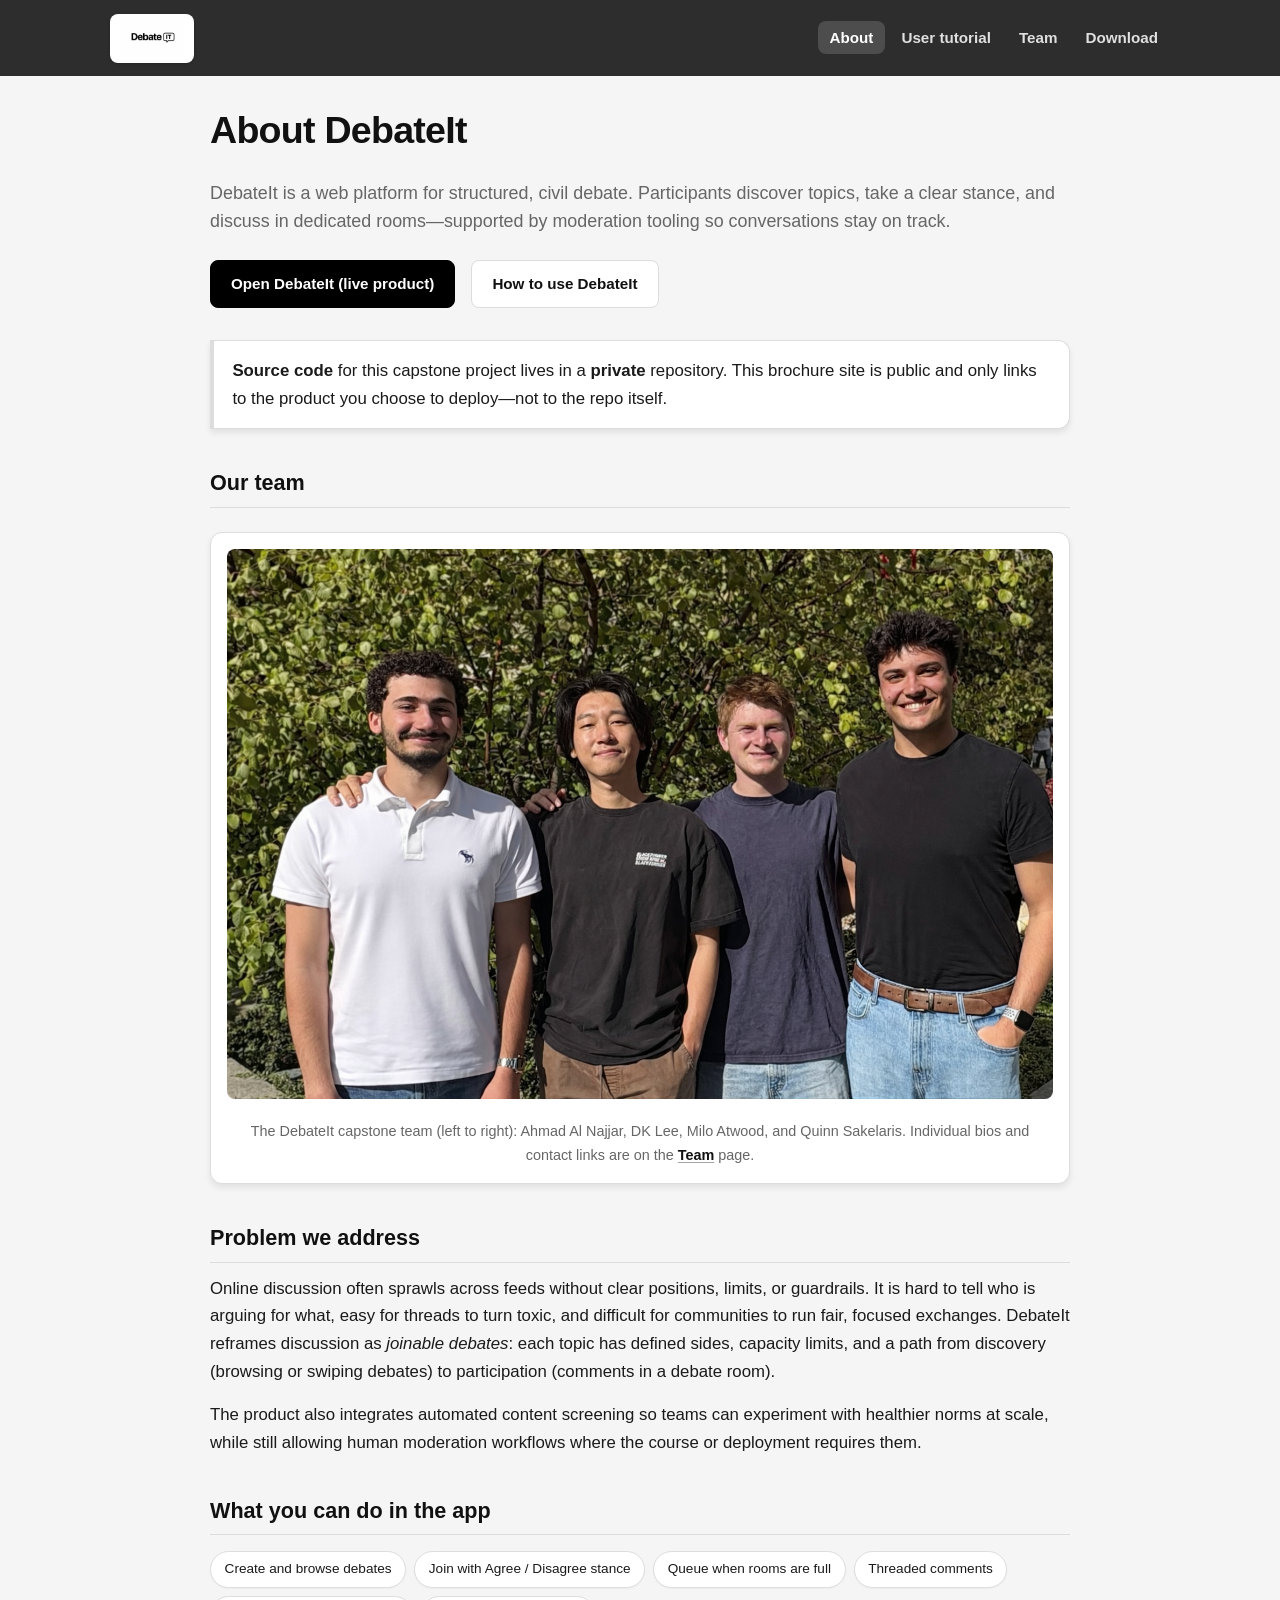
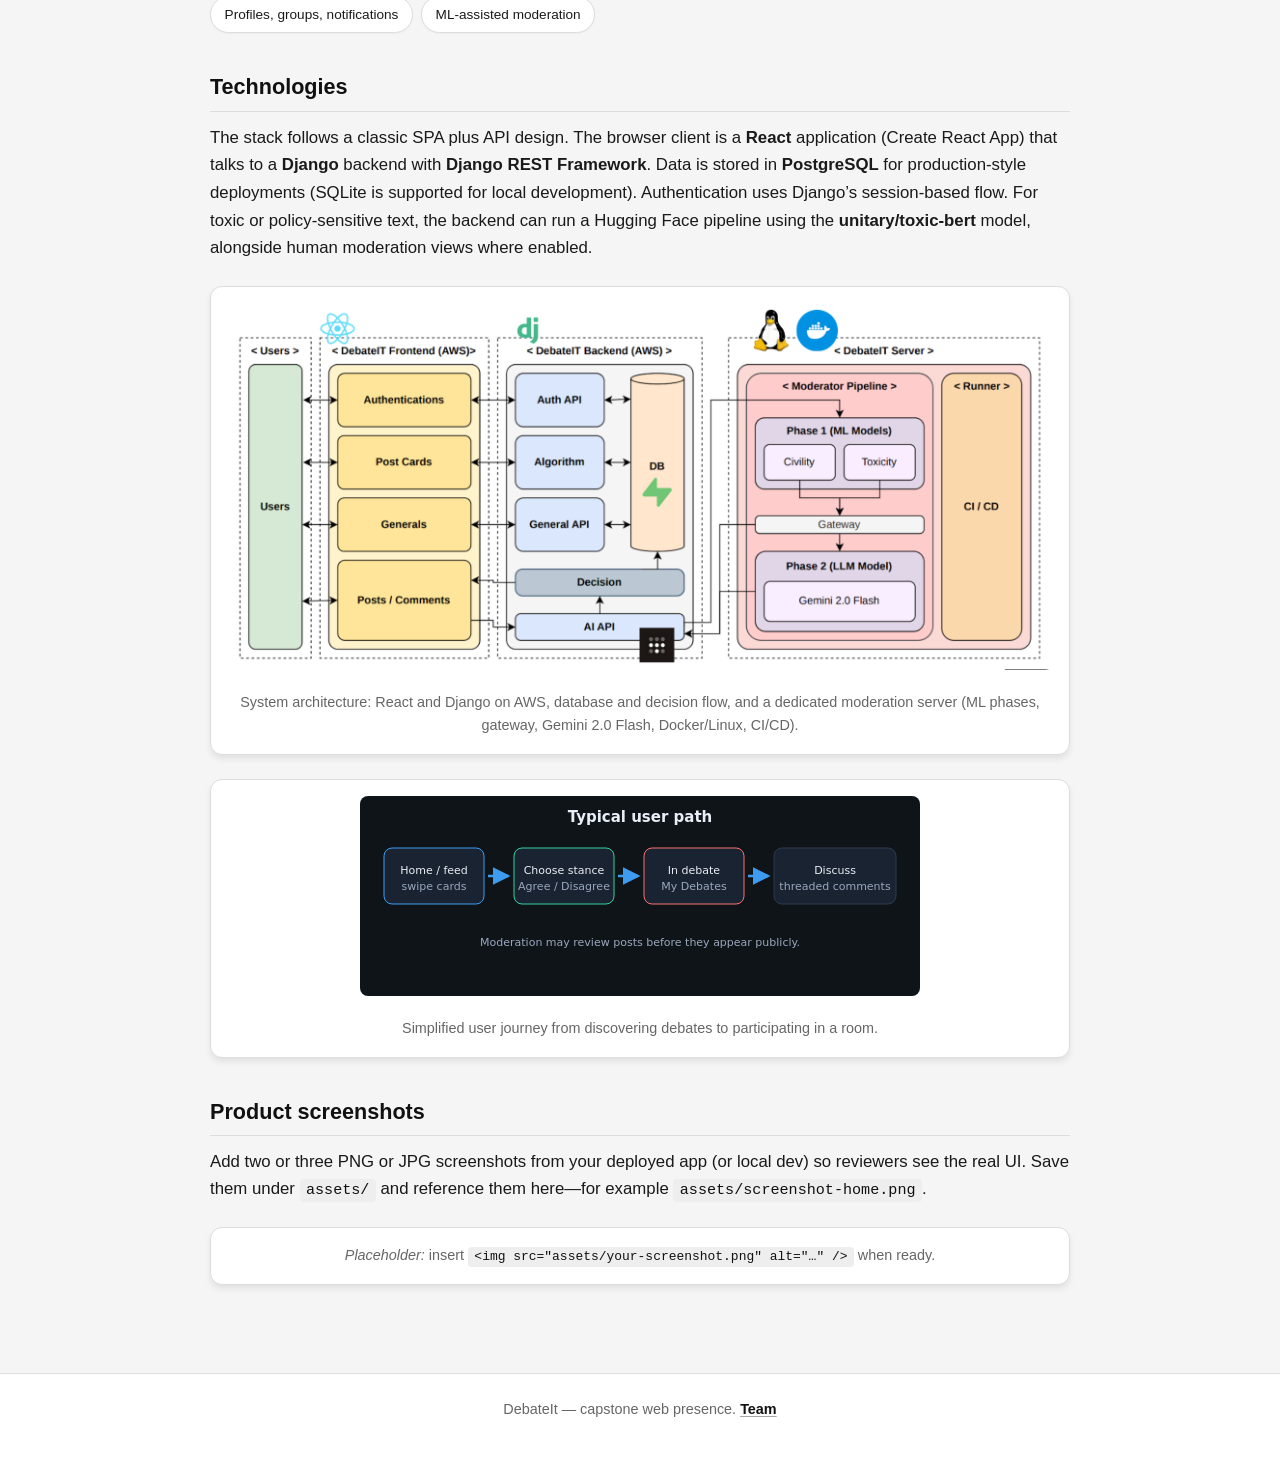
<file: index.html>
<!DOCTYPE html>
<html lang="en">
  <head>
    <meta charset="utf-8" />
    <meta name="viewport" content="width=device-width, initial-scale=1" />
    <title>About — DebateIt</title>
    <link rel="stylesheet" href="styles.css" />
  </head>
  <body>
    <header class="site-header">
      <div class="site-header__inner">
        <a class="logo" href="index.html"><img src="assets/logo.jpg" alt="Debate It — home" width="160" height="40" /></a>
        <nav aria-label="Main">
          <ul>
            <li><a href="index.html" aria-current="page">About</a></li>
            <li><a href="tutorial.html">User tutorial</a></li>
            <li><a href="team.html">Team</a></li>
            <li><a href="download.html">Download</a></li>
          </ul>
        </nav>
      </div>
    </header>

    <main>
      <h1>About DebateIt</h1>
      <p class="lead">
        DebateIt is a web platform for structured, civil debate. Participants discover topics, take a clear stance, and discuss in dedicated rooms—supported by moderation tooling so conversations stay on track.
      </p>

      <div class="cta-row">
        <!-- Replace href with your deployed product (private repo is fine; this is just the public app URL). -->
        <a class="btn btn--primary" href="https://debateit.xyz">Open DebateIt (live product)</a>
        <a class="btn" href="tutorial.html">How to use DebateIt</a>
      </div>

      <div class="callout">
        <p>
          <strong>Source code</strong> for this capstone project lives in a <strong>private</strong> repository. This brochure site is public and only links to the product you choose to deploy—not to the repo itself.
        </p>
      </div>

      <h2>Our team</h2>
      <figure class="figure">
        <img
          src="assets/pictureOfus.png"
          alt="Group photo of the four DebateIt capstone team members standing outdoors in front of green trees"
        />
        <figcaption class="caption">
          The DebateIt capstone team (left to right): Ahmad Al Najjar, DK Lee, Milo Atwood, and Quinn Sakelaris. Individual bios and contact links are on the <a href="team.html">Team</a> page.
        </figcaption>
      </figure>

      <h2>Problem we address</h2>
      <p>
        Online discussion often sprawls across feeds without clear positions, limits, or guardrails. It is hard to tell who is arguing for what, easy for threads to turn toxic, and difficult for communities to run fair, focused exchanges. DebateIt reframes discussion as <em>joinable debates</em>: each topic has defined sides, capacity limits, and a path from discovery (browsing or swiping debates) to participation (comments in a debate room).
      </p>
      <p>
        The product also integrates automated content screening so teams can experiment with healthier norms at scale, while still allowing human moderation workflows where the course or deployment requires them.
      </p>

      <h2>What you can do in the app</h2>
      <ul class="tag-list" aria-label="Feature highlights">
        <li>Create and browse debates</li>
        <li>Join with Agree / Disagree stance</li>
        <li>Queue when rooms are full</li>
        <li>Threaded comments</li>
        <li>Profiles, groups, notifications</li>
        <li>ML-assisted moderation</li>
      </ul>

      <h2>Technologies</h2>
      <p>
        The stack follows a classic SPA plus API design. The browser client is a <strong>React</strong> application (Create React App) that talks to a <strong>Django</strong> backend with <strong>Django REST Framework</strong>. Data is stored in <strong>PostgreSQL</strong> for production-style deployments (SQLite is supported for local development). Authentication uses Django’s session-based flow. For toxic or policy-sensitive text, the backend can run a Hugging Face pipeline using the <strong>unitary/toxic-bert</strong> model, alongside human moderation views where enabled.
      </p>

      <figure class="figure">
        <img
          src="assets/architecture.png"
          alt="DebateIT architecture: users to React frontend on AWS (auth, post cards, general UI, posts and comments), Django backend on AWS (Auth API, algorithm, General API, database, decision layer, AI API), and DebateIT moderation server on Linux/Docker with ML civility and toxicity, gateway, Gemini 2.0 Flash, plus CI/CD runner"
        />
        <figcaption class="caption">
          System architecture: React and Django on AWS, database and decision flow, and a dedicated moderation server (ML phases, gateway, Gemini 2.0 Flash, Docker/Linux, CI/CD).
        </figcaption>
      </figure>

      <figure class="figure">
        <img src="assets/ux-flow.svg" width="560" height="200" alt="Diagram: flow from home feed through stance to debate discussion" />
        <figcaption class="caption">Simplified user journey from discovering debates to participating in a room.</figcaption>
      </figure>

      <h2>Product screenshots</h2>
      <p>
        Add two or three PNG or JPG screenshots from your deployed app (or local dev) so reviewers see the real UI. Save them under <code>assets/</code> and reference them here—for example <code>assets/screenshot-home.png</code>.
      </p>
      <figure class="figure">
        <p class="caption" style="margin: 0">
          <em>Placeholder:</em> insert <code>&lt;img src="assets/your-screenshot.png" alt="…" /&gt;</code> when ready.
        </p>
      </figure>
    </main>

    <footer class="site-footer">
      <p>DebateIt — capstone web presence. <a href="team.html">Team</a></p>
    </footer>
  </body>
</html>
</file>
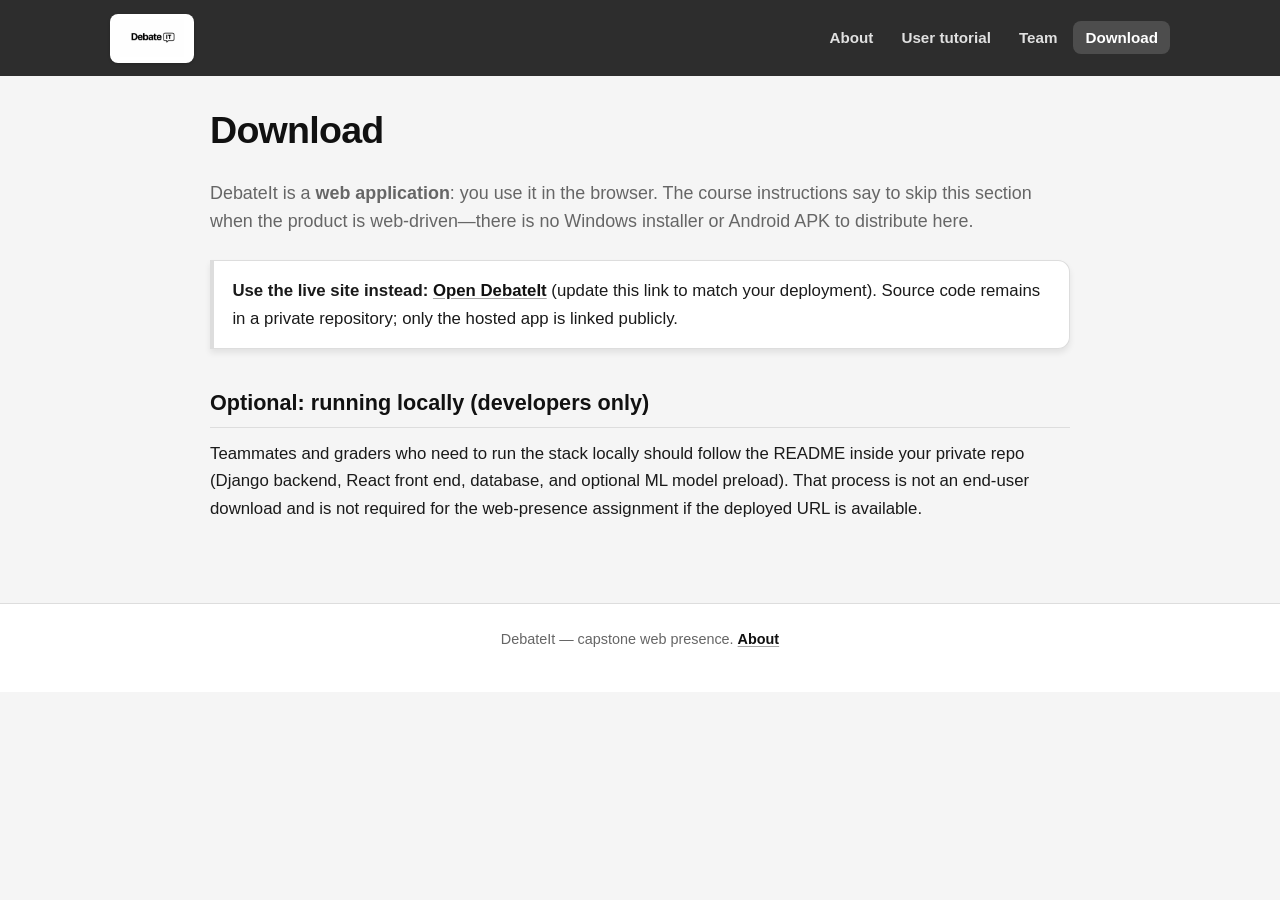
<file: download.html>
<!DOCTYPE html>
<html lang="en">
  <head>
    <meta charset="utf-8" />
    <meta name="viewport" content="width=device-width, initial-scale=1" />
    <title>Download — DebateIt</title>
    <link rel="stylesheet" href="styles.css" />
  </head>
  <body>
    <header class="site-header">
      <div class="site-header__inner">
        <a class="logo" href="index.html"><img src="assets/logo.jpg" alt="Debate It — home" width="160" height="40" /></a>
        <nav aria-label="Main">
          <ul>
            <li><a href="index.html">About</a></li>
            <li><a href="tutorial.html">User tutorial</a></li>
            <li><a href="team.html">Team</a></li>
            <li><a href="download.html" aria-current="page">Download</a></li>
          </ul>
        </nav>
      </div>
    </header>

    <main>
      <h1>Download</h1>
      <p class="lead">
        DebateIt is a <strong>web application</strong>: you use it in the browser. The course instructions say to skip this section when the product is web-driven—there is no Windows installer or Android APK to distribute here.
      </p>

      <div class="callout">
        <p>
          <strong>Use the live site instead:</strong>
          <a href="https://debateit.xyz">Open DebateIt</a>
          (update this link to match your deployment). Source code remains in a private repository; only the hosted app is linked publicly.
        </p>
      </div>

      <h2>Optional: running locally (developers only)</h2>
      <p>
        Teammates and graders who need to run the stack locally should follow the README inside your private repo (Django backend, React front end, database, and optional ML model preload). That process is not an end-user download and is not required for the web-presence assignment if the deployed URL is available.
      </p>
    </main>

    <footer class="site-footer">
      <p>DebateIt — capstone web presence. <a href="index.html">About</a></p>
    </footer>
  </body>
</html>
</file>
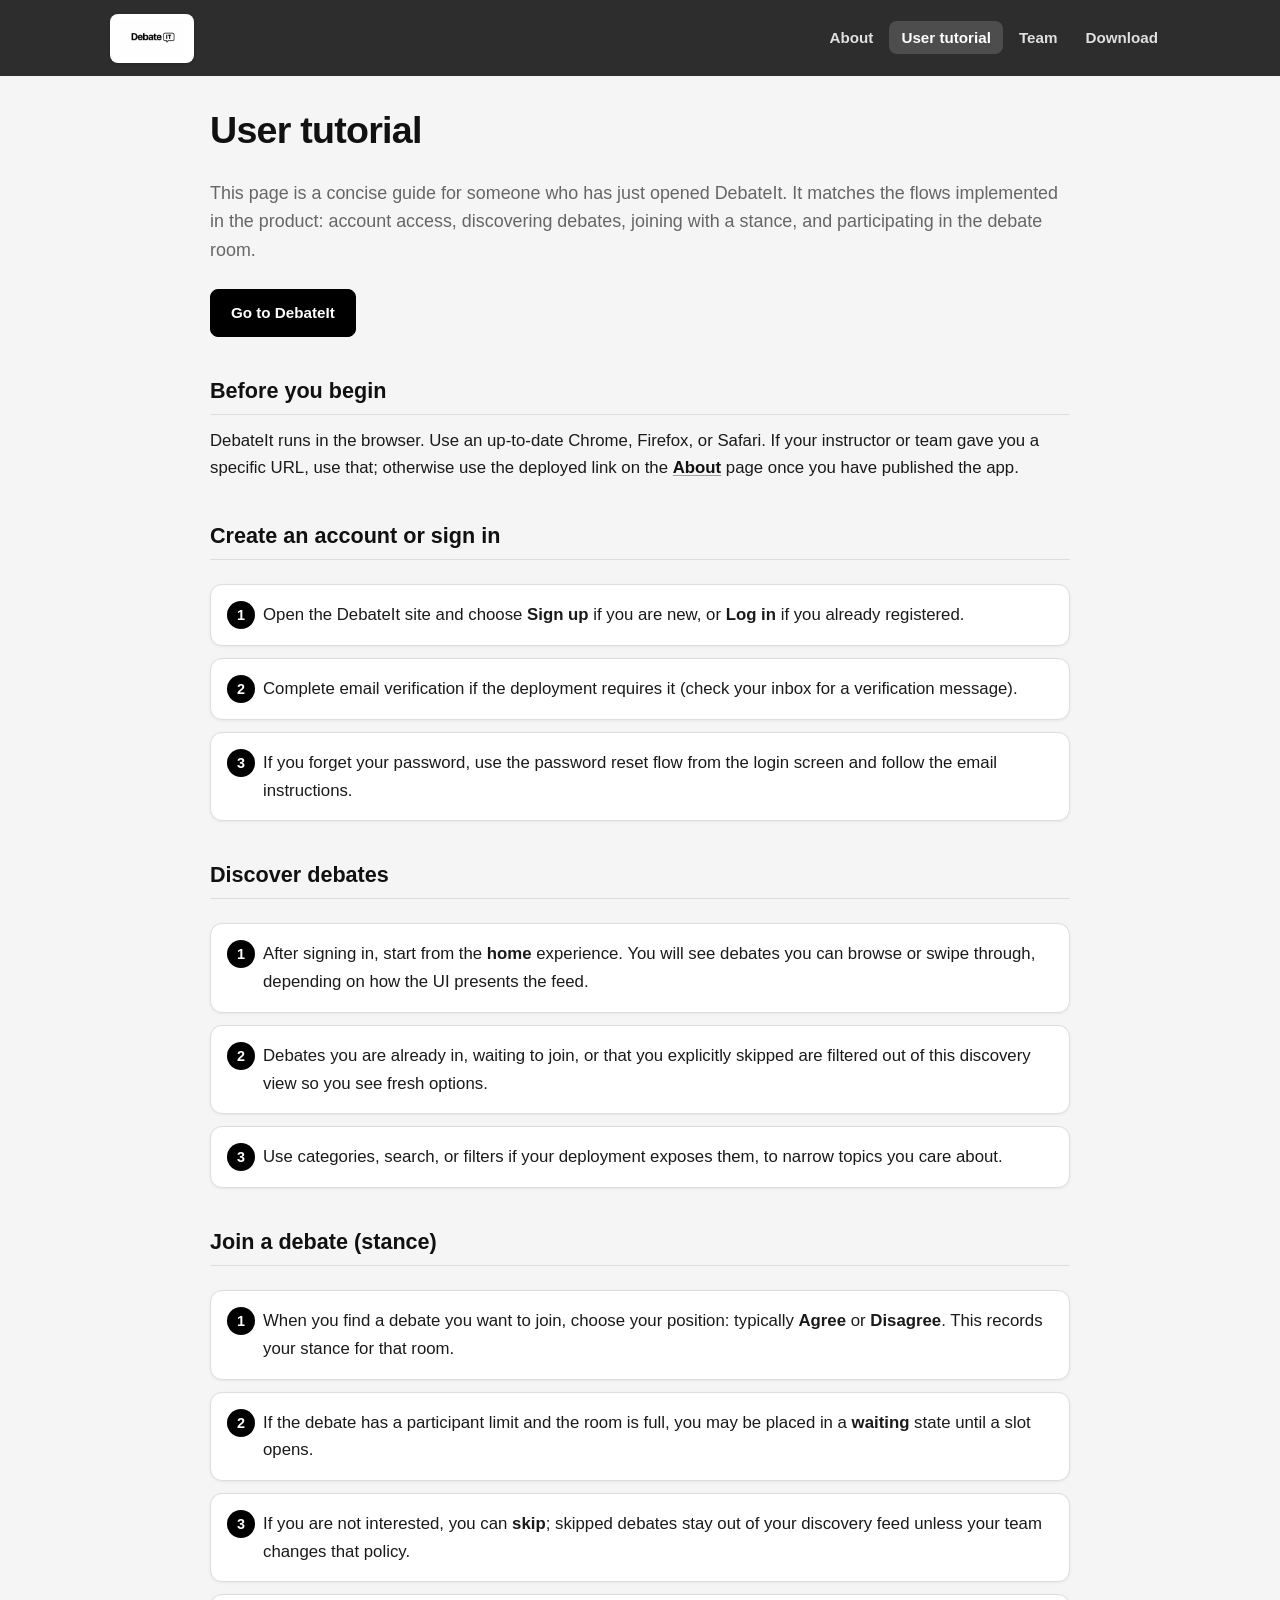
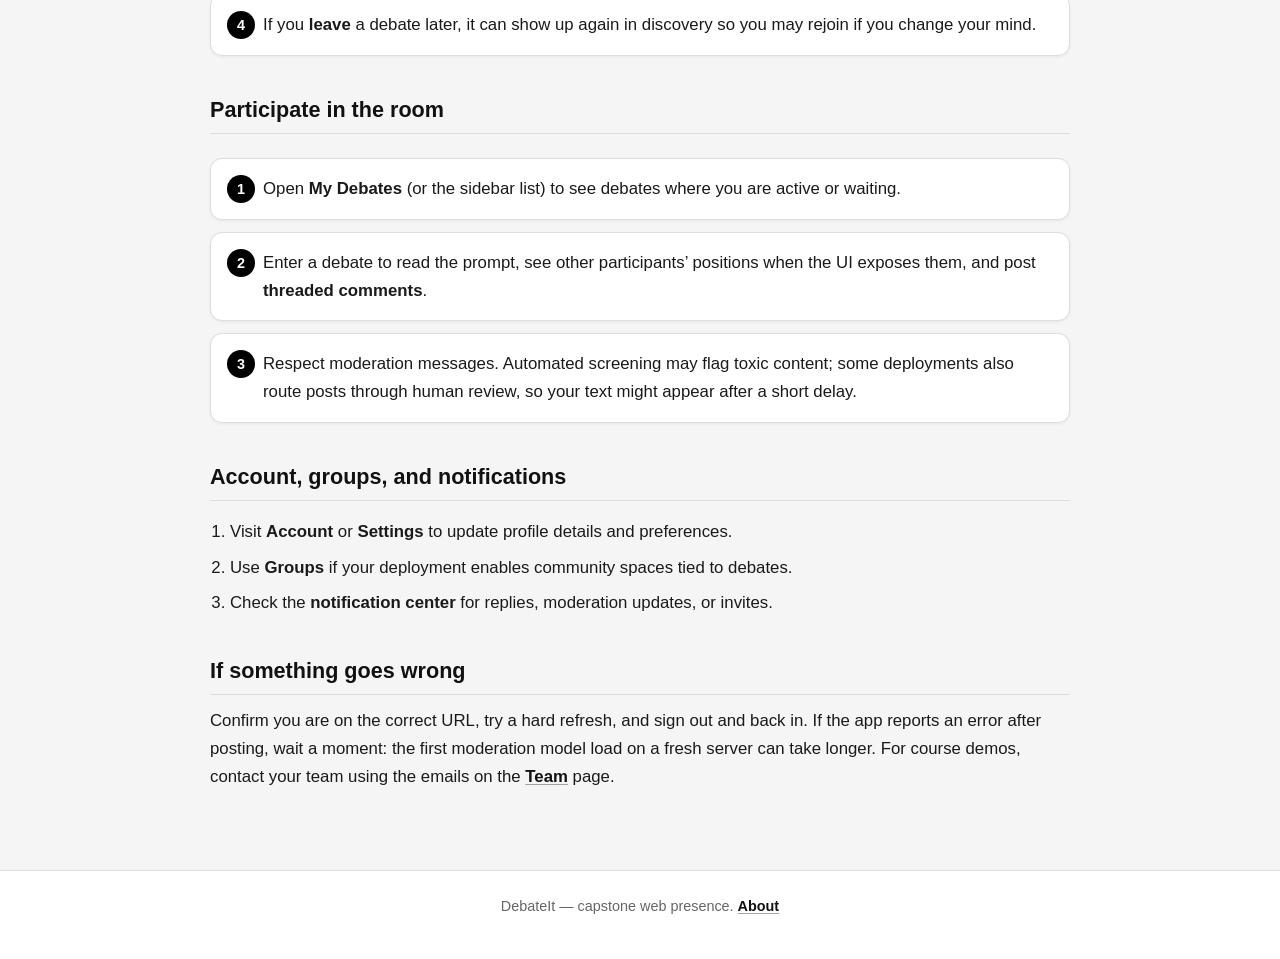
<file: tutorial.html>
<!DOCTYPE html>
<html lang="en">
  <head>
    <meta charset="utf-8" />
    <meta name="viewport" content="width=device-width, initial-scale=1" />
    <title>User tutorial — DebateIt</title>
    <link rel="stylesheet" href="styles.css" />
  </head>
  <body>
    <header class="site-header">
      <div class="site-header__inner">
        <a class="logo" href="index.html"><img src="assets/logo.jpg" alt="Debate It — home" width="160" height="40" /></a>
        <nav aria-label="Main">
          <ul>
            <li><a href="index.html">About</a></li>
            <li><a href="tutorial.html" aria-current="page">User tutorial</a></li>
            <li><a href="team.html">Team</a></li>
            <li><a href="download.html">Download</a></li>
          </ul>
        </nav>
      </div>
    </header>

    <main>
      <h1>User tutorial</h1>
      <p class="lead">
        This page is a concise guide for someone who has just opened DebateIt. It matches the flows implemented in the product: account access, discovering debates, joining with a stance, and participating in the debate room.
      </p>

      <div class="cta-row">
        <a class="btn btn--primary" href="https://debateit.xyz">Go to DebateIt</a>
      </div>

      <h2>Before you begin</h2>
      <p>
        DebateIt runs in the browser. Use an up-to-date Chrome, Firefox, or Safari. If your instructor or team gave you a specific URL, use that; otherwise use the deployed link on the <a href="index.html">About</a> page once you have published the app.
      </p>

      <h2>Create an account or sign in</h2>
      <ol class="steps">
        <li>
          Open the DebateIt site and choose <strong>Sign up</strong> if you are new, or <strong>Log in</strong> if you already registered.
        </li>
        <li>
          Complete email verification if the deployment requires it (check your inbox for a verification message).
        </li>
        <li>
          If you forget your password, use the password reset flow from the login screen and follow the email instructions.
        </li>
      </ol>

      <h2>Discover debates</h2>
      <ol class="steps">
        <li>
          After signing in, start from the <strong>home</strong> experience. You will see debates you can browse or swipe through, depending on how the UI presents the feed.
        </li>
        <li>
          Debates you are already in, waiting to join, or that you explicitly skipped are filtered out of this discovery view so you see fresh options.
        </li>
        <li>
          Use categories, search, or filters if your deployment exposes them, to narrow topics you care about.
        </li>
      </ol>

      <h2>Join a debate (stance)</h2>
      <ol class="steps">
        <li>
          When you find a debate you want to join, choose your position: typically <strong>Agree</strong> or <strong>Disagree</strong>. This records your stance for that room.
        </li>
        <li>
          If the debate has a participant limit and the room is full, you may be placed in a <strong>waiting</strong> state until a slot opens.
        </li>
        <li>
          If you are not interested, you can <strong>skip</strong>; skipped debates stay out of your discovery feed unless your team changes that policy.
        </li>
        <li>
          If you <strong>leave</strong> a debate later, it can show up again in discovery so you may rejoin if you change your mind.
        </li>
      </ol>

      <h2>Participate in the room</h2>
      <ol class="steps">
        <li>
          Open <strong>My Debates</strong> (or the sidebar list) to see debates where you are active or waiting.
        </li>
        <li>
          Enter a debate to read the prompt, see other participants’ positions when the UI exposes them, and post <strong>threaded comments</strong>.
        </li>
        <li>
          Respect moderation messages. Automated screening may flag toxic content; some deployments also route posts through human review, so your text might appear after a short delay.
        </li>
      </ol>

      <h2>Account, groups, and notifications</h2>
      <ol class="simple">
        <li>Visit <strong>Account</strong> or <strong>Settings</strong> to update profile details and preferences.</li>
        <li>Use <strong>Groups</strong> if your deployment enables community spaces tied to debates.</li>
        <li>Check the <strong>notification center</strong> for replies, moderation updates, or invites.</li>
      </ol>

      <h2>If something goes wrong</h2>
      <p>
        Confirm you are on the correct URL, try a hard refresh, and sign out and back in. If the app reports an error after posting, wait a moment: the first moderation model load on a fresh server can take longer. For course demos, contact your team using the emails on the <a href="team.html">Team</a> page.
      </p>
    </main>

    <footer class="site-footer">
      <p>DebateIt — capstone web presence. <a href="index.html">About</a></p>
    </footer>
  </body>
</html>
</file>
<file: styles.css>
/* DebateIt brochure — theme aligned with mainview (sidebar + light content shell) */
:root {
  /* MainLayout + Sidebar */
  --bg-page: #f5f5f5;
  --bg-chrome: #2d2d2d;
  --bg-chrome-hover: #3d3d3d;
  --bg-chrome-active: #4d4d4d;
  /* Surfaces (auth card, debate cards) */
  --surface: #ffffff;
  --border: #dddddd;
  --border-input: #dddddd;
  --text: #111111;
  --text-body: #1a1a1a;
  --muted: #666666;
  --muted-soft: #999999;
  --accent-red: #e24a4a;
  --radius: 12px;
  --radius-btn: 8px;
  --font: -apple-system, BlinkMacSystemFont, "Segoe UI", Roboto, Oxygen, Ubuntu, Cantarell, "Fira Sans", "Droid Sans", "Helvetica Neue", sans-serif;
  --max: 900px;
  --shadow-card: 0 4px 6px rgba(0, 0, 0, 0.08);
}

*,
*::before,
*::after {
  box-sizing: border-box;
}

html {
  scroll-behavior: smooth;
}

body {
  margin: 0;
  font-family: var(--font);
  background: var(--bg-page);
  color: var(--text-body);
  line-height: 1.65;
  font-size: 1.05rem;
  -webkit-font-smoothing: antialiased;
  -moz-osx-font-smoothing: grayscale;
}

a {
  color: var(--text);
  text-decoration: underline;
  text-decoration-color: rgba(0, 0, 0, 0.35);
  text-underline-offset: 2px;
}

a:hover {
  text-decoration-color: var(--text);
}

.site-header {
  background: var(--bg-chrome);
  border-bottom: none;
  position: sticky;
  top: 0;
  z-index: 10;
}

.site-header__inner {
  max-width: 1100px;
  margin: 0 auto;
  padding: 0.85rem 1.25rem;
  display: flex;
  flex-wrap: wrap;
  align-items: center;
  justify-content: space-between;
  gap: 1rem;
}

.logo {
  display: inline-flex;
  align-items: center;
  line-height: 0;
  background: #fff;
  padding: 0.35rem 0.65rem;
  border-radius: var(--radius-btn);
  border: none;
  box-shadow: 0 1px 3px rgba(0, 0, 0, 0.2);
}

.logo:hover {
  text-decoration: none;
  filter: brightness(1.02);
}

.logo img {
  height: 38px;
  width: auto;
  display: block;
}

nav ul {
  list-style: none;
  margin: 0;
  padding: 0;
  display: flex;
  flex-wrap: wrap;
  gap: 0.25rem;
}

nav a {
  color: #e0e0e0;
  font-size: 0.95rem;
  font-weight: 600;
  text-decoration: none;
  padding: 0.5rem 0.75rem;
  border-radius: var(--radius-btn);
  transition: background-color 0.2s ease, color 0.2s ease;
}

nav a:hover {
  background-color: var(--bg-chrome-hover);
  color: #fff;
  text-decoration: none;
}

nav a[aria-current="page"] {
  background-color: var(--bg-chrome-active);
  color: #fff;
  text-decoration: none;
}

main {
  max-width: var(--max);
  margin: 0 auto;
  padding: 2rem 1.25rem 4rem;
}

main a:not(.btn):not(.logo) {
  font-weight: 600;
}

h1 {
  font-size: clamp(1.85rem, 4vw, 2.35rem);
  letter-spacing: -0.02em;
  margin-top: 0;
  line-height: 1.2;
  color: var(--text);
  font-weight: 700;
}

h2 {
  font-size: 1.35rem;
  margin-top: 2.25rem;
  margin-bottom: 0.75rem;
  color: var(--text);
  border-bottom: 1px solid var(--border);
  padding-bottom: 0.35rem;
  font-weight: 700;
}

h3 {
  font-size: 1.1rem;
  margin-top: 1.5rem;
  color: var(--muted);
  font-weight: 600;
}

p {
  margin: 0 0 1rem;
}

.lead {
  font-size: 1.12rem;
  color: var(--muted);
  margin-bottom: 1.5rem;
  line-height: 1.6;
}

.cta-row {
  display: flex;
  flex-wrap: wrap;
  gap: 0.75rem 1rem;
  margin: 1.5rem 0 2rem;
}

.btn {
  display: inline-block;
  padding: 0.65rem 1.25rem;
  border-radius: var(--radius-btn);
  font-weight: 700;
  font-size: 0.95rem;
  border: 1px solid var(--border);
  background: var(--surface);
  color: var(--text);
  text-decoration: none;
  transition: opacity 0.2s ease, background-color 0.2s ease, border-color 0.2s ease;
}

.btn:hover {
  background: #fafafa;
  border-color: #bbb;
  text-decoration: none;
}

.btn--primary {
  background: #000000;
  border-color: #000000;
  color: #fff;
}

.btn--primary:hover {
  opacity: 0.9;
  filter: none;
  text-decoration: none;
}

.figure {
  margin: 1.5rem 0;
  padding: 1rem;
  background: var(--surface);
  border: 1px solid var(--border);
  border-radius: var(--radius);
  text-align: center;
  box-shadow: var(--shadow-card);
}

.figure img,
.figure svg {
  max-width: 100%;
  height: auto;
  border-radius: var(--radius-btn);
}

.caption {
  margin: 0.75rem 0 0;
  font-size: 0.9rem;
  color: var(--muted);
}

.caption a {
  font-weight: 600;
}

.tag-list {
  display: flex;
  flex-wrap: wrap;
  gap: 0.5rem;
  margin: 1rem 0 0;
  padding: 0;
  list-style: none;
}

.tag-list li {
  background: var(--surface);
  border: 1px solid var(--border);
  padding: 0.4rem 0.85rem;
  border-radius: 999px;
  font-size: 0.85rem;
  color: var(--text-body);
  font-weight: 500;
  box-shadow: 0 1px 2px rgba(0, 0, 0, 0.04);
}

.callout {
  border-left: 4px solid var(--bg-chrome);
  padding: 1rem 1.15rem;
  margin: 1.5rem 0;
  background: var(--surface);
  border-radius: 0 var(--radius) var(--radius) 0;
  box-shadow: var(--shadow-card);
  border: 1px solid var(--border);
  border-left-width: 4px;
}

.callout p:last-child {
  margin-bottom: 0;
}

code {
  font-family: source-code-pro, Menlo, Monaco, Consolas, "Courier New", monospace;
  font-size: 0.9em;
  background: #eeeeee;
  padding: 0.15rem 0.4rem;
  border-radius: 4px;
  color: var(--text);
}

.site-footer {
  border-top: 1px solid var(--border);
  padding: 1.5rem 1.25rem;
  text-align: center;
  color: var(--muted);
  font-size: 0.9rem;
  background: var(--surface);
}

.site-footer a {
  font-weight: 600;
}

/* Team alternating layout */
.team-member {
  display: grid;
  grid-template-columns: 1fr;
  gap: 1.25rem;
  align-items: start;
  margin: 2.5rem 0;
  padding: 1.5rem 0;
  border-bottom: 1px solid var(--border);
}

.team-member:last-child {
  border-bottom: none;
}

@media (min-width: 700px) {
  .team-member {
    grid-template-columns: minmax(160px, 220px) 1fr;
  }

  .team-member--flip {
    grid-template-columns: 1fr minmax(160px, 220px);
  }

  .team-member--flip .team-member__photo {
    order: 2;
  }

  .team-member--flip .team-member__bio {
    order: 1;
  }
}

.team-member__photo {
  margin: 0;
}

.team-member__photo img {
  width: 100%;
  max-width: 220px;
  aspect-ratio: 1;
  object-fit: cover;
  border-radius: var(--radius);
  border: 3px solid #000000;
  display: block;
  box-shadow: var(--shadow-card);
}

.team-member__name {
  margin: 0 0 0.25rem;
  font-size: 1.35rem;
  font-weight: 700;
  color: var(--text);
}

.team-member__role {
  margin: 0 0 1rem;
  color: var(--muted);
  font-size: 0.95rem;
  font-weight: 600;
}

.team-bio-heading {
  font-size: 0.75rem;
  margin: 1.25rem 0 0.5rem;
  color: var(--muted-soft);
  border-bottom: none;
  text-transform: uppercase;
  letter-spacing: 0.06em;
  font-weight: 600;
}

.team-member__bio-write {
  margin: 0 0 0.5rem;
  padding: 1rem 1.1rem;
  background: var(--surface);
  border: 1px dashed var(--border);
  border-radius: var(--radius);
  box-shadow: 0 1px 3px rgba(0, 0, 0, 0.05);
}

.team-member__bio-write p:last-child {
  margin-bottom: 0;
}

.contact-icons {
  display: flex;
  flex-wrap: wrap;
  align-items: center;
  gap: 0.65rem;
  margin-top: 1.25rem;
  padding: 0;
}

.contact-icons__link {
  display: inline-flex;
  align-items: center;
  justify-content: center;
  width: 46px;
  height: 46px;
  border-radius: var(--radius-btn);
  background: var(--surface);
  border: 1px solid var(--border);
  color: var(--text);
  text-decoration: none;
  transition: background-color 0.2s ease, border-color 0.2s ease;
}

.contact-icons__link:hover {
  background: var(--bg-page);
  border-color: #000000;
  color: var(--text);
  text-decoration: none;
}

.contact-icons__svg {
  display: block;
  pointer-events: none;
}

.contact-icons__hint {
  margin: 0.5rem 0 0;
  color: var(--muted);
}

/* Tutorial steps — card stack like in-app panels */
.steps {
  counter-reset: step;
  list-style: none;
  padding: 0;
  margin: 1.5rem 0;
}

.steps li {
  position: relative;
  padding: 1rem 1rem 1rem 3.25rem;
  margin-bottom: 0.75rem;
  background: var(--surface);
  border: 1px solid var(--border);
  border-radius: var(--radius);
  box-shadow: 0 1px 3px rgba(0, 0, 0, 0.06);
}

.steps li::before {
  counter-increment: step;
  content: counter(step);
  position: absolute;
  left: 1rem;
  top: 1rem;
  width: 1.75rem;
  height: 1.75rem;
  line-height: 1.75rem;
  text-align: center;
  font-weight: 700;
  font-size: 0.9rem;
  background: #000000;
  color: #fff;
  border-radius: 50%;
}

ol.simple {
  padding-left: 1.25rem;
}

ol.simple li {
  margin-bottom: 0.5rem;
}
</file>
